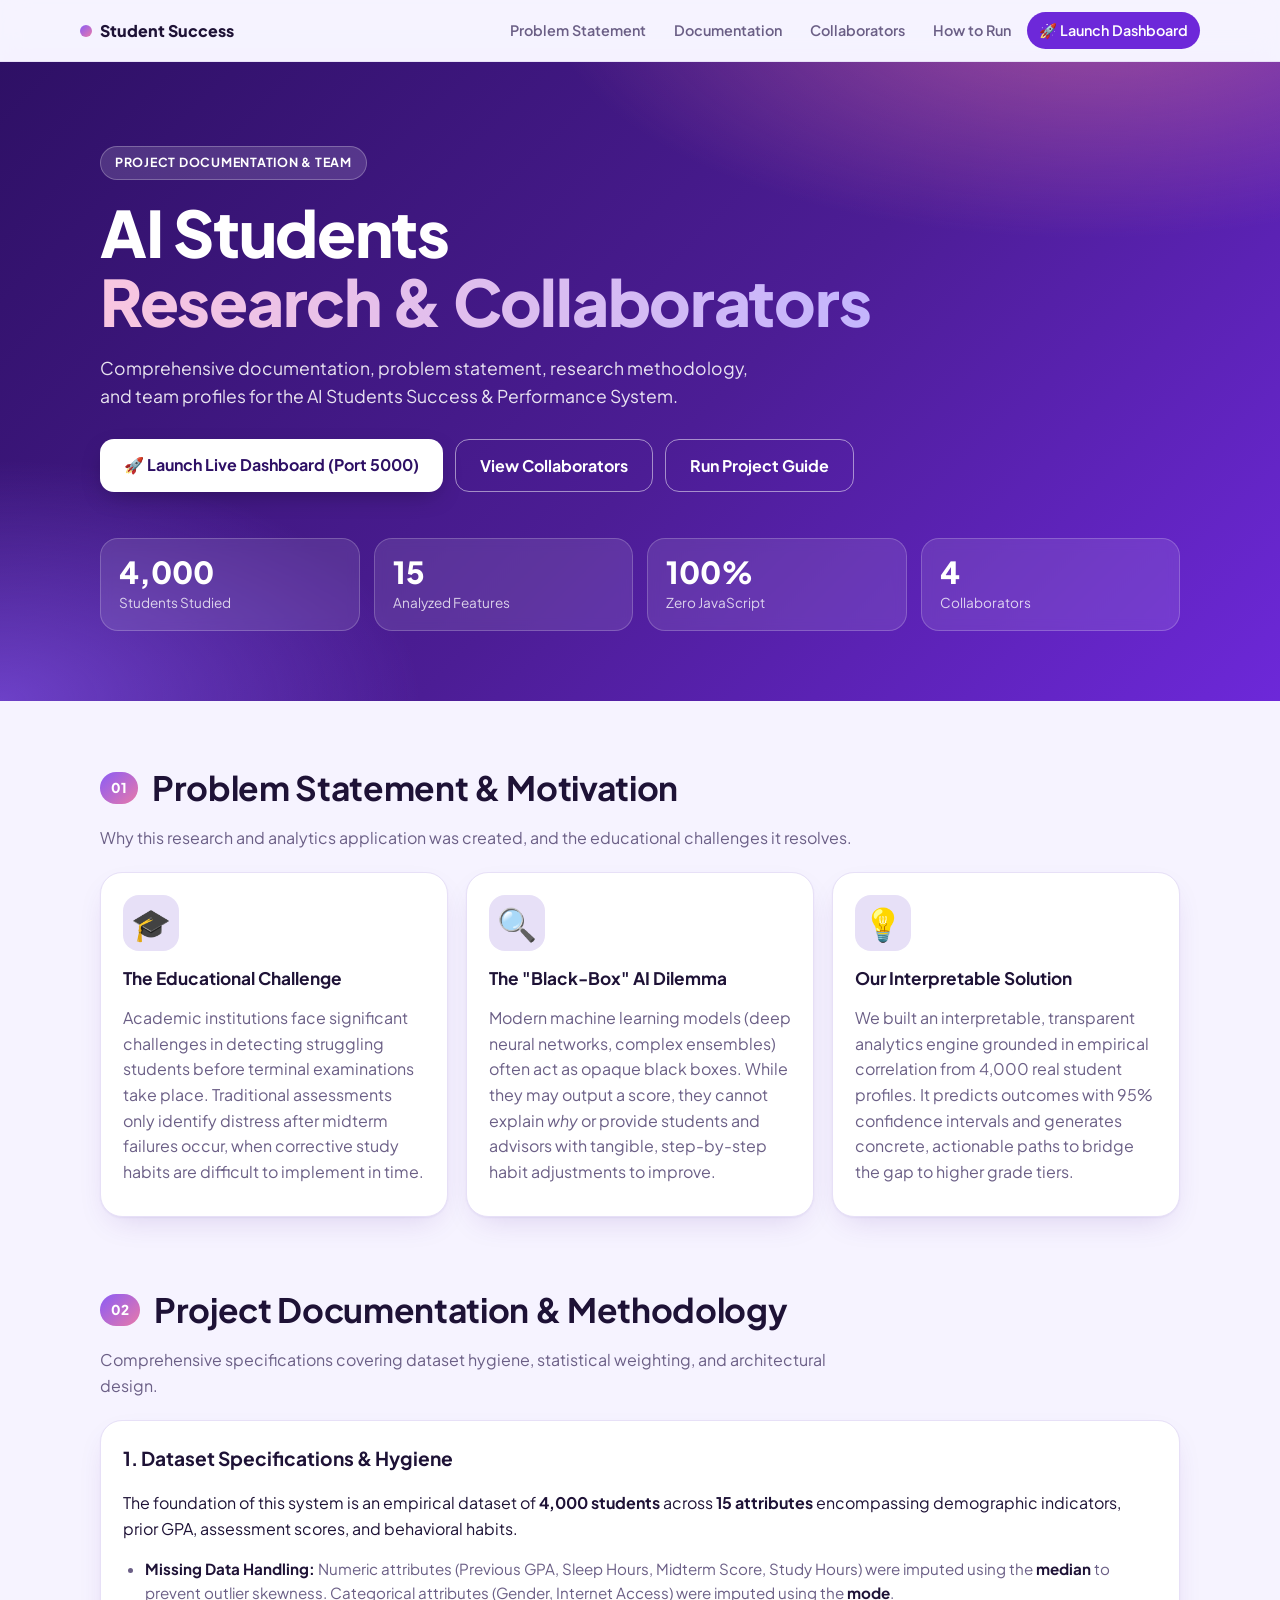
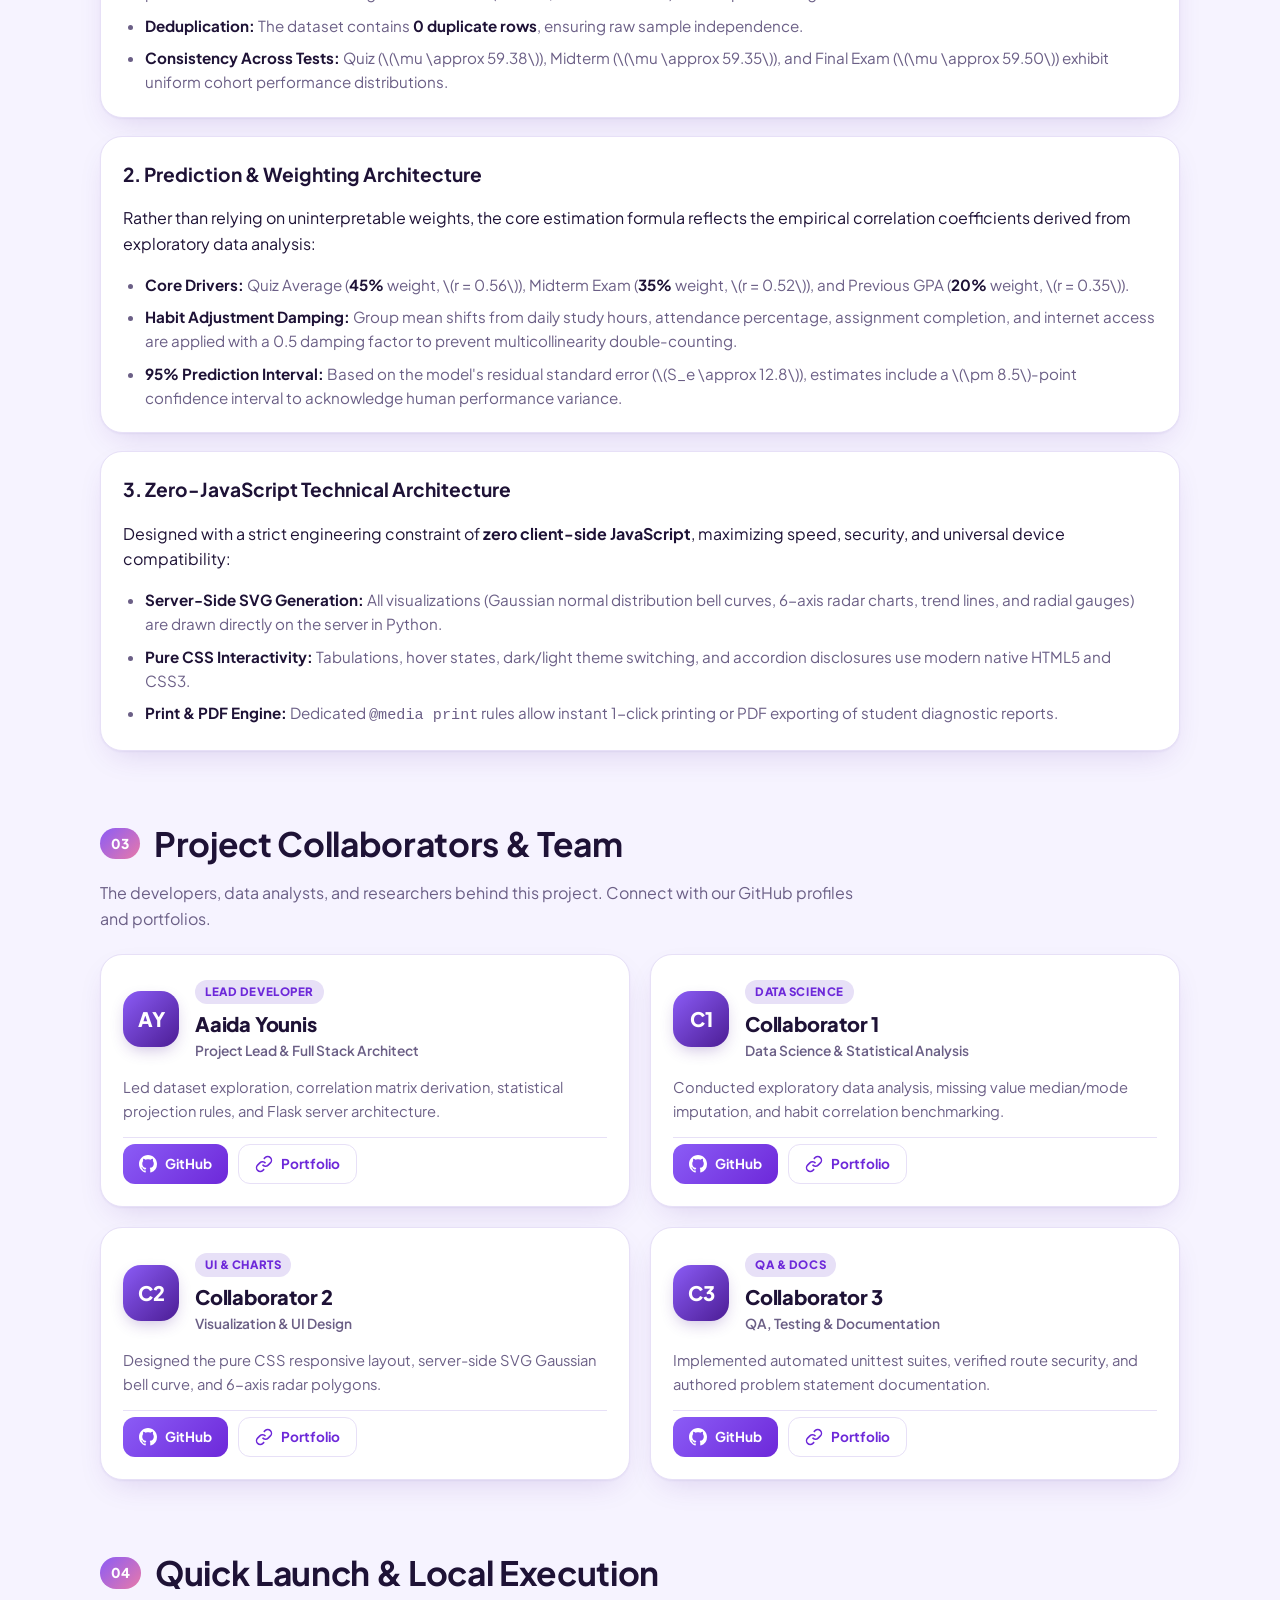
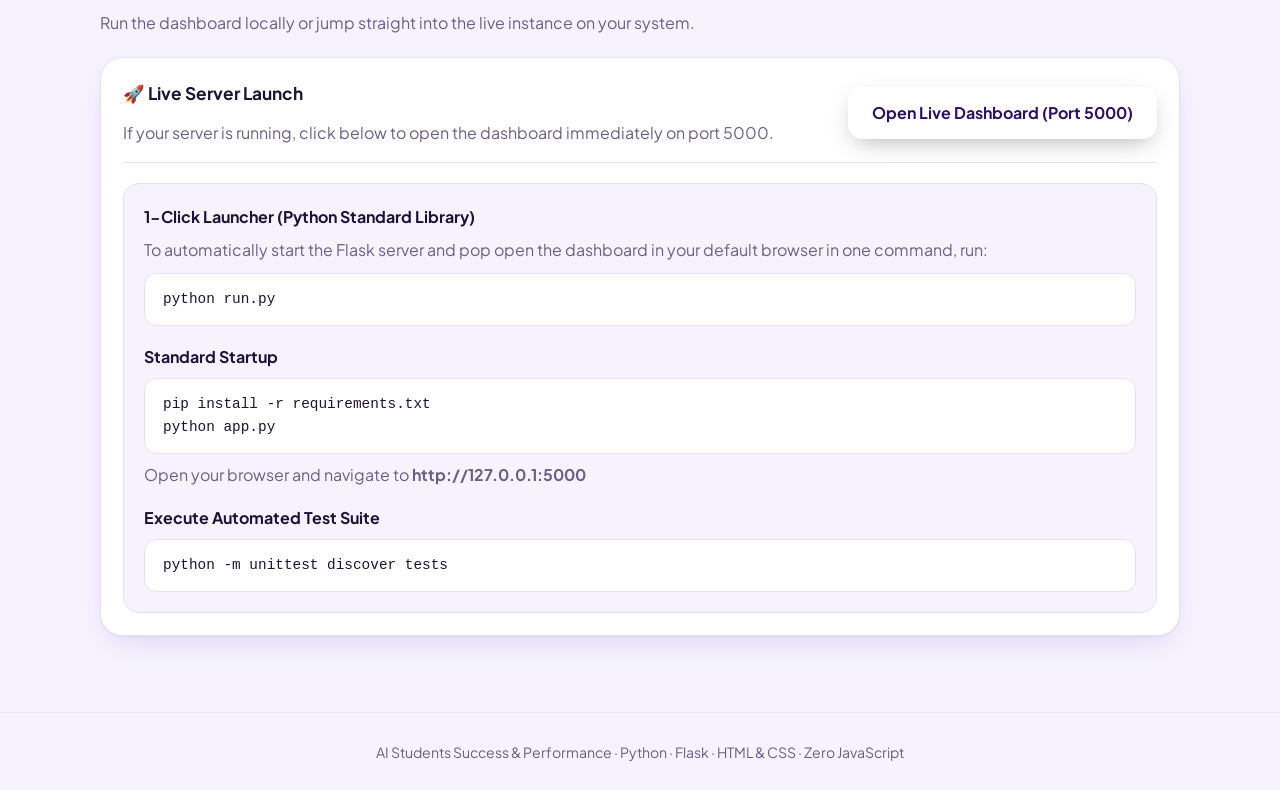
<file: about.html>
<!doctype html>
<html lang="en">
<head>
<meta charset="utf-8">
<meta name="viewport" content="width=device-width, initial-scale=1">
<title>About & Documentation | AI Students Success Dashboard</title>
<link rel="preconnect" href="https://fonts.googleapis.com">
<link rel="stylesheet" href="https://fonts.googleapis.com/css2?family=Plus+Jakarta+Sans:wght@400;500;600;700;800&display=swap">
<link rel="stylesheet" href="static/style.css">
</head>
<body>

<nav class="nav">
  <a class="brand" href="http://127.0.0.1:5000/"><span class="dot"></span>Student Success</a>
  <div class="links">
    <a href="#problem">Problem Statement</a>
    <a href="#docs">Documentation</a>
    <a href="#team">Collaborators</a>
    <a href="#run">How to Run</a>
    <a class="cta" href="http://127.0.0.1:5000/">🚀 Launch Dashboard</a>
  </div>
</nav>

<header class="hero" id="top">
  <div class="wrap">
    <span class="pill">Project Documentation &amp; Team</span>
    <h1>AI Students<br><span class="grad">Research &amp; Collaborators</span></h1>
    <p class="lead">
      Comprehensive documentation, problem statement, research methodology, and team profiles for the AI Students Success &amp; Performance System.
    </p>
    <div class="hero-btns">
      <a class="btn" href="http://127.0.0.1:5000/">🚀 Launch Live Dashboard (Port 5000)</a>
      <a class="btn ghost" href="#team">View Collaborators</a>
      <a class="btn ghost" href="#run">Run Project Guide</a>
    </div>
    <div class="kpis">
      <div class="kpi"><b>4,000</b><span>Students Studied</span></div>
      <div class="kpi"><b>15</b><span>Analyzed Features</span></div>
      <div class="kpi"><b>100%</b><span>Zero JavaScript</span></div>
      <div class="kpi"><b>4</b><span>Collaborators</span></div>
    </div>
  </div>
</header>

<main class="wrap">

  <!-- PROBLEM STATEMENT -->
  <section id="problem">
    <div class="sec-head"><span class="num">01</span><h2>Problem Statement &amp; Motivation</h2></div>
    <p class="sec-sub">Why this research and analytics application was created, and the educational challenges it resolves.</p>

    <div class="grid3">
      <article class="card">
        <div class="doc-icon">🎓</div>
        <h3>The Educational Challenge</h3>
        <p class="muted">Academic institutions face significant challenges in detecting struggling students before terminal examinations take place. Traditional assessments only identify distress after midterm failures occur, when corrective study habits are difficult to implement in time.</p>
      </article>

      <article class="card">
        <div class="doc-icon">🔍</div>
        <h3>The "Black-Box" AI Dilemma</h3>
        <p class="muted">Modern machine learning models (deep neural networks, complex ensembles) often act as opaque black boxes. While they may output a score, they cannot explain <em>why</em> or provide students and advisors with tangible, step-by-step habit adjustments to improve.</p>
      </article>

      <article class="card">
        <div class="doc-icon">💡</div>
        <h3>Our Interpretable Solution</h3>
        <p class="muted">We built an interpretable, transparent analytics engine grounded in empirical correlation from 4,000 real student profiles. It predicts outcomes with 95% confidence intervals and generates concrete, actionable paths to bridge the gap to higher grade tiers.</p>
      </article>
    </div>
  </section>

  <!-- COMPLETE DOCUMENTATION -->
  <section id="docs">
    <div class="sec-head"><span class="num">02</span><h2>Project Documentation &amp; Methodology</h2></div>
    <p class="sec-sub">Comprehensive specifications covering dataset hygiene, statistical weighting, and architectural design.</p>

    <div class="doc-grid">
      <div class="card doc-block">
        <h3>1. Dataset Specifications &amp; Hygiene</h3>
        <p>The foundation of this system is an empirical dataset of <b>4,000 students</b> across <b>15 attributes</b> encompassing demographic indicators, prior GPA, assessment scores, and behavioral habits.</p>
        <ul class="doc-list">
          <li><b>Missing Data Handling:</b> Numeric attributes (Previous GPA, Sleep Hours, Midterm Score, Study Hours) were imputed using the <b>median</b> to prevent outlier skewness. Categorical attributes (Gender, Internet Access) were imputed using the <b>mode</b>.</li>
          <li><b>Deduplication:</b> The dataset contains <b>0 duplicate rows</b>, ensuring raw sample independence.</li>
          <li><b>Consistency Across Tests:</b> Quiz (\(\mu \approx 59.38\)), Midterm (\(\mu \approx 59.35\)), and Final Exam (\(\mu \approx 59.50\)) exhibit uniform cohort performance distributions.</li>
        </ul>
      </div>

      <div class="card doc-block">
        <h3>2. Prediction &amp; Weighting Architecture</h3>
        <p>Rather than relying on uninterpretable weights, the core estimation formula reflects the empirical correlation coefficients derived from exploratory data analysis:</p>
        <ul class="doc-list">
          <li><b>Core Drivers:</b> Quiz Average (<b>45%</b> weight, \(r = 0.56\)), Midterm Exam (<b>35%</b> weight, \(r = 0.52\)), and Previous GPA (<b>20%</b> weight, \(r = 0.35\)).</li>
          <li><b>Habit Adjustment Damping:</b> Group mean shifts from daily study hours, attendance percentage, assignment completion, and internet access are applied with a 0.5 damping factor to prevent multicollinearity double-counting.</li>
          <li><b>95% Prediction Interval:</b> Based on the model's residual standard error (\(S_e \approx 12.8\)), estimates include a \(\pm 8.5\)-point confidence interval to acknowledge human performance variance.</li>
        </ul>
      </div>

      <div class="card doc-block">
        <h3>3. Zero-JavaScript Technical Architecture</h3>
        <p>Designed with a strict engineering constraint of <b>zero client-side JavaScript</b>, maximizing speed, security, and universal device compatibility:</p>
        <ul class="doc-list">
          <li><b>Server-Side SVG Generation:</b> All visualizations (Gaussian normal distribution bell curves, 6-axis radar charts, trend lines, and radial gauges) are drawn directly on the server in Python.</li>
          <li><b>Pure CSS Interactivity:</b> Tabulations, hover states, dark/light theme switching, and accordion disclosures use modern native HTML5 and CSS3.</li>
          <li><b>Print &amp; PDF Engine:</b> Dedicated <code>@media print</code> rules allow instant 1-click printing or PDF exporting of student diagnostic reports.</li>
        </ul>
      </div>
    </div>
  </section>

  <!-- COLLABORATORS CARDS -->
  <section id="team">
    <div class="sec-head"><span class="num">03</span><h2>Project Collaborators &amp; Team</h2></div>
    <p class="sec-sub">The developers, data analysts, and researchers behind this project. Connect with our GitHub profiles and portfolios.</p>

    <div class="team-grid">
      <article class="card team-card">
        <div class="team-header">
          <div class="avatar">AY</div>
          <div>
            <span class="role-badge">Lead Developer</span>
            <h3 class="team-name">Aaida Younis</h3>
            <p class="team-role">Project Lead &amp; Full Stack Architect</p>
          </div>
        </div>
        <p class="team-bio">Led dataset exploration, correlation matrix derivation, statistical projection rules, and Flask server architecture.</p>
        <div class="team-links">
          <a class="team-btn" href="https://github.com/aaidayounis" target="_blank" rel="noopener noreferrer">
            <svg width="18" height="18" viewBox="0 0 24 24" fill="currentColor"><path d="M12 0C5.37 0 0 5.37 0 12c0 5.31 3.435 9.795 8.205 11.385.6.105.825-.255.825-.57 0-.285-.015-1.23-.015-2.235-3.015.555-3.795-.735-4.035-1.41-.135-.345-.72-1.41-1.23-1.695-.42-.225-1.02-.78-.015-.795.945-.015 1.62.87 1.845 1.23 1.08 1.815 2.805 1.305 3.495.99.105-.78.42-1.305.765-1.605-2.67-.3-5.46-1.335-5.46-5.925 0-1.305.465-2.385 1.23-3.225-.12-.3-.54-1.53.12-3.18 0 0 1.005-.315 3.3 1.23.96-.27 1.98-.405 3-.405s2.04.135 3 .405c2.295-1.56 3.3-1.23 3.3-1.23.66 1.65.24 2.88.12 3.18.765.84 1.23 1.905 1.23 3.225 0 4.605-2.805 5.625-5.475 5.925.435.375.81 1.095.81 2.22 0 1.605-.015 2.895-.015 3.3 0 .315.225.69.825.57A12.02 12.02 0 0024 12c0-6.63-5.37-12-12-12z"/></svg>
            GitHub
          </a>
          <a class="team-btn ghost" href="https://github.com/aaidayounis" target="_blank" rel="noopener noreferrer">
            <svg width="18" height="18" viewBox="0 0 24 24" fill="none" stroke="currentColor" stroke-width="2"><path d="M10 13a5 5 0 0 0 7.54.54l3-3a5 5 0 0 0-7.07-7.07l-1.72 1.71"/><path d="M14 11a5 5 0 0 0-7.54-.54l-3 3a5 5 0 0 0 7.07 7.07l1.71-1.71"/></svg>
            Portfolio
          </a>
        </div>
      </article>

      <article class="card team-card">
        <div class="team-header">
          <div class="avatar">C1</div>
          <div>
            <span class="role-badge">Data Science</span>
            <h3 class="team-name">Collaborator 1</h3>
            <p class="team-role">Data Science &amp; Statistical Analysis</p>
          </div>
        </div>
        <p class="team-bio">Conducted exploratory data analysis, missing value median/mode imputation, and habit correlation benchmarking.</p>
        <div class="team-links">
          <a class="team-btn" href="https://github.com/aaidayounis" target="_blank" rel="noopener noreferrer">
            <svg width="18" height="18" viewBox="0 0 24 24" fill="currentColor"><path d="M12 0C5.37 0 0 5.37 0 12c0 5.31 3.435 9.795 8.205 11.385.6.105.825-.255.825-.57 0-.285-.015-1.23-.015-2.235-3.015.555-3.795-.735-4.035-1.41-.135-.345-.72-1.41-1.23-1.695-.42-.225-1.02-.78-.015-.795.945-.015 1.62.87 1.845 1.23 1.08 1.815 2.805 1.305 3.495.99.105-.78.42-1.305.765-1.605-2.67-.3-5.46-1.335-5.46-5.925 0-1.305.465-2.385 1.23-3.225-.12-.3-.54-1.53.12-3.18 0 0 1.005-.315 3.3 1.23.96-.27 1.98-.405 3-.405s2.04.135 3 .405c2.295-1.56 3.3-1.23 3.3-1.23.66 1.65.24 2.88.12 3.18.765.84 1.23 1.905 1.23 3.225 0 4.605-2.805 5.625-5.475 5.925.435.375.81 1.095.81 2.22 0 1.605-.015 2.895-.015 3.3 0 .315.225.69.825.57A12.02 12.02 0 0024 12c0-6.63-5.37-12-12-12z"/></svg>
            GitHub
          </a>
          <a class="team-btn ghost" href="https://github.com/aaidayounis" target="_blank" rel="noopener noreferrer">
            <svg width="18" height="18" viewBox="0 0 24 24" fill="none" stroke="currentColor" stroke-width="2"><path d="M10 13a5 5 0 0 0 7.54.54l3-3a5 5 0 0 0-7.07-7.07l-1.72 1.71"/><path d="M14 11a5 5 0 0 0-7.54-.54l-3 3a5 5 0 0 0 7.07 7.07l1.71-1.71"/></svg>
            Portfolio
          </a>
        </div>
      </article>

      <article class="card team-card">
        <div class="team-header">
          <div class="avatar">C2</div>
          <div>
            <span class="role-badge">UI &amp; Charts</span>
            <h3 class="team-name">Collaborator 2</h3>
            <p class="team-role">Visualization &amp; UI Design</p>
          </div>
        </div>
        <p class="team-bio">Designed the pure CSS responsive layout, server-side SVG Gaussian bell curve, and 6-axis radar polygons.</p>
        <div class="team-links">
          <a class="team-btn" href="https://github.com/aaidayounis" target="_blank" rel="noopener noreferrer">
            <svg width="18" height="18" viewBox="0 0 24 24" fill="currentColor"><path d="M12 0C5.37 0 0 5.37 0 12c0 5.31 3.435 9.795 8.205 11.385.6.105.825-.255.825-.57 0-.285-.015-1.23-.015-2.235-3.015.555-3.795-.735-4.035-1.41-.135-.345-.72-1.41-1.23-1.695-.42-.225-1.02-.78-.015-.795.945-.015 1.62.87 1.845 1.23 1.08 1.815 2.805 1.305 3.495.99.105-.78.42-1.305.765-1.605-2.67-.3-5.46-1.335-5.46-5.925 0-1.305.465-2.385 1.23-3.225-.12-.3-.54-1.53.12-3.18 0 0 1.005-.315 3.3 1.23.96-.27 1.98-.405 3-.405s2.04.135 3 .405c2.295-1.56 3.3-1.23 3.3-1.23.66 1.65.24 2.88.12 3.18.765.84 1.23 1.905 1.23 3.225 0 4.605-2.805 5.625-5.475 5.925.435.375.81 1.095.81 2.22 0 1.605-.015 2.895-.015 3.3 0 .315.225.69.825.57A12.02 12.02 0 0024 12c0-6.63-5.37-12-12-12z"/></svg>
            GitHub
          </a>
          <a class="team-btn ghost" href="https://github.com/aaidayounis" target="_blank" rel="noopener noreferrer">
            <svg width="18" height="18" viewBox="0 0 24 24" fill="none" stroke="currentColor" stroke-width="2"><path d="M10 13a5 5 0 0 0 7.54.54l3-3a5 5 0 0 0-7.07-7.07l-1.72 1.71"/><path d="M14 11a5 5 0 0 0-7.54-.54l-3 3a5 5 0 0 0 7.07 7.07l1.71-1.71"/></svg>
            Portfolio
          </a>
        </div>
      </article>

      <article class="card team-card">
        <div class="team-header">
          <div class="avatar">C3</div>
          <div>
            <span class="role-badge">QA &amp; Docs</span>
            <h3 class="team-name">Collaborator 3</h3>
            <p class="team-role">QA, Testing &amp; Documentation</p>
          </div>
        </div>
        <p class="team-bio">Implemented automated unittest suites, verified route security, and authored problem statement documentation.</p>
        <div class="team-links">
          <a class="team-btn" href="https://github.com/aaidayounis" target="_blank" rel="noopener noreferrer">
            <svg width="18" height="18" viewBox="0 0 24 24" fill="currentColor"><path d="M12 0C5.37 0 0 5.37 0 12c0 5.31 3.435 9.795 8.205 11.385.6.105.825-.255.825-.57 0-.285-.015-1.23-.015-2.235-3.015.555-3.795-.735-4.035-1.41-.135-.345-.72-1.41-1.23-1.695-.42-.225-1.02-.78-.015-.795.945-.015 1.62.87 1.845 1.23 1.08 1.815 2.805 1.305 3.495.99.105-.78.42-1.305.765-1.605-2.67-.3-5.46-1.335-5.46-5.925 0-1.305.465-2.385 1.23-3.225-.12-.3-.54-1.53.12-3.18 0 0 1.005-.315 3.3 1.23.96-.27 1.98-.405 3-.405s2.04.135 3 .405c2.295-1.56 3.3-1.23 3.3-1.23.66 1.65.24 2.88.12 3.18.765.84 1.23 1.905 1.23 3.225 0 4.605-2.805 5.625-5.475 5.925.435.375.81 1.095.81 2.22 0 1.605-.015 2.895-.015 3.3 0 .315.225.69.825.57A12.02 12.02 0 0024 12c0-6.63-5.37-12-12-12z"/></svg>
            GitHub
          </a>
          <a class="team-btn ghost" href="https://github.com/aaidayounis" target="_blank" rel="noopener noreferrer">
            <svg width="18" height="18" viewBox="0 0 24 24" fill="none" stroke="currentColor" stroke-width="2"><path d="M10 13a5 5 0 0 0 7.54.54l3-3a5 5 0 0 0-7.07-7.07l-1.72 1.71"/><path d="M14 11a5 5 0 0 0-7.54-.54l-3 3a5 5 0 0 0 7.07 7.07l1.71-1.71"/></svg>
            Portfolio
          </a>
        </div>
      </article>
    </div>
  </section>

  <!-- HOW TO RUN & AUTOMATIC LAUNCH -->
  <section id="run">
    <div class="sec-head"><span class="num">04</span><h2>Quick Launch &amp; Local Execution</h2></div>
    <p class="sec-sub">Run the dashboard locally or jump straight into the live instance on your system.</p>

    <div class="card run-card">
      <div class="run-header">
        <div>
          <h3>🚀 Live Server Launch</h3>
          <p class="muted" style="margin-bottom:0">If your server is running, click below to open the dashboard immediately on port 5000.</p>
        </div>
        <a class="btn" href="http://127.0.0.1:5000/" style="flex:none">Open Live Dashboard (Port 5000)</a>
      </div>

      <div class="run-box">
        <h4>1-Click Launcher (Python Standard Library)</h4>
        <p class="muted">To automatically start the Flask server and pop open the dashboard in your default browser in one command, run:</p>
        <pre class="code-block"><code>python run.py</code></pre>

        <h4 style="margin-top:18px">Standard Startup</h4>
        <pre class="code-block"><code>pip install -r requirements.txt
python app.py</code></pre>
        <p class="muted" style="margin-top:8px">Open your browser and navigate to <b>http://127.0.0.1:5000</b></p>

        <h4 style="margin-top:18px">Execute Automated Test Suite</h4>
        <pre class="code-block"><code>python -m unittest discover tests</code></pre>
      </div>
    </div>
  </section>

</main>

<footer>
  <div class="wrap">AI Students Success &amp; Performance &middot; Python &middot; Flask &middot; HTML &amp; CSS &middot; Zero JavaScript</div>
</footer>

</body>
</html>
</file>
<file: static/style.css>
:root{
  --bg:#f6f3ff; --bg2:#fff; --ink:#1e1236; --muted:#6b5f86; --line:#e7e0f7;
  --p1:#4c1d95; --p2:#6d28d9; --p3:#8b5cf6; --p4:#c4b5fd; --pink:#e879a9;
  --card:#ffffff; --shadow:0 1px 2px rgba(76,29,149,.06),0 12px 32px -12px rgba(76,29,149,.18);
  --grid:#ece7f8; --good:#16a34a; --bad:#e11d48;
}
@media (prefers-color-scheme:dark){
  :root{--bg:#120a24; --bg2:#1a1030; --ink:#f1ebff; --muted:#a99cc8; --line:#2d2050; --card:#1c1236;
    --grid:#2b1f4a; --shadow:0 1px 2px rgba(0,0,0,.3),0 12px 32px -12px rgba(0,0,0,.5);}
}
*{box-sizing:border-box}
html{scroll-behavior:smooth;scroll-padding-top:76px}
body{margin:0;background:var(--bg);color:var(--ink);font-family:"Plus Jakarta Sans",system-ui,-apple-system,"Segoe UI",sans-serif;line-height:1.6;-webkit-font-smoothing:antialiased}
.wrap{max-width:1120px;margin:0 auto;padding:0 20px}
a{color:inherit}

/* nav */
.nav{position:sticky;top:0;z-index:20;display:flex;justify-content:space-between;align-items:center;gap:12px;padding:12px max(20px,calc((100vw - 1120px)/2));
  background:color-mix(in srgb,var(--bg) 82%,transparent);backdrop-filter:blur(14px);border-bottom:1px solid var(--line)}
.brand{font-weight:800;text-decoration:none;display:flex;align-items:center;gap:8px}
.dot{width:12px;height:12px;border-radius:50%;background:linear-gradient(135deg,var(--p3),var(--pink))}
.links{display:flex;gap:4px;align-items:center;flex-wrap:wrap}
.links a{text-decoration:none;font-size:.9rem;font-weight:600;color:var(--muted);padding:7px 12px;border-radius:99px}
.links a:hover{color:var(--ink);background:var(--line)}
.links a.cta{background:var(--p2);color:#fff}
.links a.cta:hover{background:var(--p1)}
@media(max-width:720px){.links a:not(.cta){display:none}}

/* hero */
.hero{color:#fff;padding:84px 0 70px;position:relative;overflow:hidden;
  background:radial-gradient(900px 400px at 85% -10%,rgba(232,121,169,.55),transparent 60%),
             radial-gradient(700px 400px at 0% 100%,rgba(139,92,246,.6),transparent 60%),
             linear-gradient(135deg,#2e1065,#4c1d95 55%,#6d28d9)}
.pill{display:inline-block;font-size:.78rem;font-weight:700;letter-spacing:.06em;text-transform:uppercase;padding:6px 14px;border-radius:99px;background:rgba(255,255,255,.14);border:1px solid rgba(255,255,255,.25)}
.pill.soft{background:var(--line);color:var(--p2);border:0}
.hero h1{font-size:clamp(2.2rem,6vw,4rem);line-height:1.08;margin:18px 0 18px;font-weight:800;letter-spacing:-.02em}
.grad{background:linear-gradient(90deg,#f9c6e0,#c4b5fd);-webkit-background-clip:text;background-clip:text;color:transparent}
.lead{max-width:680px;font-size:1.1rem;color:rgba(255,255,255,.88);margin:0 0 28px}
.hero-btns{display:flex;gap:12px;flex-wrap:wrap}
.btn{display:inline-block;border:0;cursor:pointer;font:inherit;font-weight:700;text-decoration:none;color:#2e1065;background:#fff;padding:13px 24px;border-radius:14px;box-shadow:0 8px 24px -8px rgba(0,0,0,.35);transition:transform .15s}
.btn:hover{transform:translateY(-2px)}
.btn.ghost{background:transparent;color:#fff;border:1.5px solid rgba(255,255,255,.5);box-shadow:none}
.btn.ghost.dark{color:var(--p2);border-color:var(--p4)}
.form .btn:not(.ghost){background:linear-gradient(135deg,var(--p3),var(--p2));color:#fff}
.kpis{display:grid;grid-template-columns:repeat(4,1fr);gap:14px;margin-top:46px}
.kpi{background:rgba(255,255,255,.1);border:1px solid rgba(255,255,255,.2);border-radius:18px;padding:16px 18px;backdrop-filter:blur(6px)}
.kpi b{display:block;font-size:1.9rem;font-weight:800;line-height:1.1}
.kpi span{font-size:.85rem;color:rgba(255,255,255,.78)}
@media(max-width:720px){.kpis{grid-template-columns:repeat(2,1fr)}}

/* sections */
section{padding:60px 0 6px}
.sec-head{display:flex;align-items:center;gap:14px;margin-bottom:10px}
.num{font-weight:800;font-size:.85rem;color:#fff;background:linear-gradient(135deg,var(--p3),var(--pink));padding:5px 11px;border-radius:99px}
h2{margin:0;font-size:clamp(1.5rem,3.5vw,2.1rem);letter-spacing:-.01em}
.sec-sub{max-width:760px;color:var(--muted);margin:0 0 22px}
h3{margin:0 0 12px;font-size:1.08rem}
h4{margin:0 0 8px}
.card{background:var(--card);border:1px solid var(--line);border-radius:22px;padding:22px;box-shadow:var(--shadow)}
.grid2{display:grid;grid-template-columns:repeat(2,1fr);gap:20px;margin-bottom:20px}
.grid2.tight{margin-bottom:0}
.grid3{display:grid;grid-template-columns:repeat(3,1fr);gap:18px}
@media(max-width:860px){.grid2,.grid3{grid-template-columns:1fr}}
.insight{margin:14px 0 0;padding:12px 14px;border-radius:14px;background:var(--bg);border-left:4px solid var(--p3);font-size:.93rem;color:var(--muted)}
.insight b{color:var(--ink)}
.muted{color:var(--muted);margin:0 0 10px}

/* charts */
.chart{width:100%;height:auto;display:block}
.chart .grid{stroke:var(--grid);stroke-width:1}
.chart .tick,.chart .xlab,.chart .axis{fill:var(--muted);font-size:13px;font-family:inherit}
.chart .xlab{font-size:14px;font-weight:600}
.chart .axis{font-size:13.5px;font-weight:600}
.chart .val{fill:var(--ink);font-size:14.5px;font-weight:700;font-family:inherit}
.chart .bar{transition:opacity .15s}
.chart:hover .bar{opacity:.55}
.chart .bar:hover{opacity:1}
.legend{display:flex;gap:8px;align-items:center;font-size:.85rem;color:var(--muted);margin-top:10px;flex-wrap:wrap}
.legend i{display:inline-block;width:14px;height:14px;border-radius:5px;margin-left:10px}
.legend i:first-child{margin-left:0}
.legend i.tick{width:4px;height:16px;border-radius:2px;background:var(--ink)}

/* heatmap */
.heat-card{margin-top:0}
.heat-scroll{overflow-x:auto}
.heat{border-collapse:separate;border-spacing:4px;width:100%;min-width:640px;font-size:.88rem}
.heat th{font-weight:600;color:var(--muted);font-size:.78rem;padding:6px 4px}
.heat tbody th{text-align:right;white-space:nowrap;padding-right:10px}
.heat td{text-align:center;font-weight:700;padding:14px 4px;border-radius:10px}

/* findings */
.find{background:var(--card);border:1px solid var(--line);border-radius:20px;padding:20px;box-shadow:var(--shadow)}
.find p{margin:0;color:var(--muted);font-size:.93rem}
.ic{display:inline-grid;place-items:center;width:34px;height:34px;border-radius:11px;font-weight:800;color:#fff;background:linear-gradient(135deg,var(--p3),var(--p2));margin-bottom:10px}

/* analyzer */
.analyzer{display:grid;grid-template-columns:minmax(0,5fr) minmax(0,6fr);gap:22px;align-items:start}
@media(max-width:980px){.analyzer{grid-template-columns:1fr}}
.form{position:sticky;top:84px}
@media(max-width:980px){.form{position:static}}
.fields{display:grid;grid-template-columns:1fr 1fr;gap:14px}
@media(max-width:520px){.fields{grid-template-columns:1fr}}
.field{display:flex;flex-direction:column;gap:6px}
.fl{font-size:.85rem;font-weight:700}
.fl em{font-style:normal;color:var(--muted);font-weight:500}
.field input{font:inherit;color:var(--ink);background:var(--bg);border:1.5px solid var(--line);border-radius:12px;padding:11px 12px;width:100%;transition:border .15s,box-shadow .15s}
.field input::placeholder{color:var(--muted);opacity:.6;font-size:.82rem}
.field input:focus{outline:0;border-color:var(--p3);box-shadow:0 0 0 4px rgba(139,92,246,.18)}
.field.bad input{border-color:var(--bad)}
.err{color:var(--bad);font-weight:600}
.seg{border:0;padding:0;margin:18px 0 0;display:flex;gap:10px;align-items:center;flex-wrap:wrap}
.seg legend{float:left;font-size:.85rem;font-weight:700;margin-right:6px;padding:0}
.seg label{cursor:pointer}
.seg input{position:absolute;opacity:0}
.seg span{display:inline-block;padding:8px 20px;border-radius:99px;border:1.5px solid var(--line);font-weight:700;font-size:.9rem;background:var(--bg)}
.seg input:checked+span{background:var(--p2);border-color:var(--p2);color:#fff}
.seg input:focus-visible+span{box-shadow:0 0 0 4px rgba(139,92,246,.3)}
.form-btns{display:flex;gap:10px;margin-top:22px;flex-wrap:wrap}
.result{display:grid;gap:20px}
.res-top{display:flex;gap:22px;align-items:center;flex-wrap:wrap}
.ring{width:170px;height:170px;flex:none}
.ring-bg{fill:none;stroke:var(--line);stroke-width:16}
.ring-num{font-size:46px;font-weight:800;fill:var(--ink);font-family:inherit}
.ring-sub{font-size:12px;fill:var(--muted);font-family:inherit}
.grade{font-size:1.6rem;margin:10px 0 2px}
.grade b{color:var(--p2)}
.verdict{margin:0 0 8px;font-weight:600}
.cmp{display:grid;gap:14px}
.cmp-row{display:grid;grid-template-columns:150px 1fr 120px;gap:12px;align-items:center}
@media(max-width:600px){.cmp-row{grid-template-columns:1fr}}
.cmp-name{font-weight:700;font-size:.9rem;line-height:1.25}
.cmp-name span{display:block;font-size:.74rem;font-weight:700}
.up{color:var(--good)}.down{color:var(--bad)}.mid{color:var(--muted)}
.track{position:relative;height:12px;border-radius:99px;background:var(--line)}
.track .you{position:absolute;inset:0 auto 0 0;border-radius:99px;background:linear-gradient(90deg,var(--p4),var(--p2))}
.track .avg{position:absolute;top:-5px;width:4px;height:22px;border-radius:2px;background:var(--ink);transform:translateX(-2px)}
.cmp-val{font-weight:700;font-size:.9rem}
.cmp-val small{display:block;font-weight:500;color:var(--muted)}
.mini ul{margin:0;padding-left:18px}
.mini.good{border-top:4px solid var(--good)}
.mini.warn{border-top:4px solid var(--bad)}
.tips{margin:0;padding-left:20px;display:grid;gap:10px}
.tips li::marker{color:var(--p3);font-weight:800}
.empty{text-align:center;padding:48px 24px}
.empty-ic{font-size:2.4rem;width:72px;height:72px;line-height:72px;margin:0 auto 12px;border-radius:50%;background:var(--line);color:var(--p2)}

footer{margin-top:70px;padding:28px 0;border-top:1px solid var(--line);color:var(--muted);text-align:center;font-size:.88rem}

/* presets bar */
.presets-bar{display:flex;align-items:center;gap:12px;margin:0 0 20px;flex-wrap:wrap;padding:12px 18px;background:var(--card);border:1px solid var(--line);border-radius:18px}
.presets-label{font-size:.85rem;font-weight:800;color:var(--p2);text-transform:uppercase;letter-spacing:.04em}
.presets-list{display:flex;gap:8px;align-items:center;flex-wrap:wrap}
.preset-pill{text-decoration:none;font-size:.85rem;font-weight:700;color:var(--muted);padding:6px 14px;border-radius:99px;border:1.5px solid var(--line);background:var(--bg);transition:all .15s}
.preset-pill:hover{color:var(--ink);border-color:var(--p3);background:var(--card)}
.preset-pill.active{color:#fff;background:var(--p2);border-color:var(--p2)}

/* ci badge */
.res-meta{display:flex;flex-direction:column;gap:4px}
.ci-badge{margin-top:6px;display:inline-flex;align-items:center;gap:8px;padding:6px 14px;background:var(--bg);border:1px solid var(--line);border-radius:99px;font-size:.84rem;width:fit-content;flex-wrap:wrap}
.ci-tag{font-weight:700;color:var(--muted);font-size:.76rem;text-transform:uppercase}
.ci-badge b{color:var(--p2);font-weight:800}
.ci-badge small{color:var(--muted)}

/* target grade card */
.target-card{border-left:5px solid var(--p2);background:linear-gradient(180deg,var(--card),var(--bg))}
.target-head{display:flex;align-items:center;gap:10px;margin-bottom:8px}
.target-tag{font-size:.75rem;font-weight:800;text-transform:uppercase;padding:4px 10px;border-radius:99px;background:var(--p2);color:#fff}
.target-card h3{margin:0;font-size:1.15rem}
.target-desc{color:var(--muted);font-size:.92rem;margin:0 0 12px}
.target-desc b{color:var(--ink)}
.target-actions{margin:0;padding-left:20px;display:grid;gap:8px;font-size:.92rem}
.target-actions li::marker{color:var(--p2);font-weight:800}

/* action buttons */
.action-bar{display:flex;gap:12px;margin-top:10px;flex-wrap:wrap}

/* methodology FAQ accordion */
.faq-accordion{display:grid;gap:12px;margin-top:16px}
.faq-item{padding:16px 22px;cursor:pointer;border-radius:18px}
.faq-item summary{font-weight:700;font-size:1.02rem;color:var(--ink);outline:0;list-style-position:inside}
.faq-item summary::-webkit-details-marker{color:var(--p3)}
.faq-body{padding-top:12px;color:var(--muted);font-size:.94rem;line-height:1.65;border-top:1px solid var(--line);margin-top:12px}
.faq-body p{margin:0}

/* Documentation & Problem Statement */
.doc-icon{font-size:2rem;width:56px;height:56px;display:inline-grid;place-items:center;border-radius:16px;background:var(--line);margin-bottom:14px}
.doc-grid{display:grid;gap:18px}
.doc-block h3{font-size:1.2rem;margin-bottom:10px;color:var(--ink)}
.doc-list{margin:12px 0 0;padding-left:22px;display:grid;gap:8px;color:var(--muted);font-size:.95rem}
.doc-list li b{color:var(--ink)}

/* Collaborator / Team Cards */
.team-grid{display:grid;grid-template-columns:repeat(2,1fr);gap:20px}
@media(max-width:760px){.team-grid{grid-template-columns:1fr}}
.team-card{display:flex;flex-direction:column;gap:14px;transition:transform .15s,box-shadow .15s}
.team-card:hover{transform:translateY(-2px);box-shadow:0 12px 32px -8px rgba(76,29,149,.2)}
.team-header{display:flex;align-items:center;gap:16px}
.avatar{width:56px;height:56px;border-radius:18px;background:linear-gradient(135deg,var(--p3),var(--p1));color:#fff;font-weight:800;font-size:1.25rem;display:grid;place-items:center;flex:none;box-shadow:0 6px 16px -4px rgba(76,29,149,.3)}
.role-badge{display:inline-block;font-size:.72rem;font-weight:800;text-transform:uppercase;letter-spacing:.05em;padding:3px 10px;border-radius:99px;background:var(--line);color:var(--p2);margin-bottom:4px}
.team-name{margin:0;font-size:1.25rem;font-weight:800;letter-spacing:-.01em}
.team-role{margin:0;font-size:.86rem;font-weight:600;color:var(--muted)}
.team-bio{margin:0;font-size:.92rem;color:var(--muted);line-height:1.6;flex-grow:1}
.team-links{display:flex;gap:10px;flex-wrap:wrap;padding-top:6px;border-top:1px solid var(--line)}
.team-btn{display:inline-flex;align-items:center;gap:8px;padding:8px 16px;border-radius:12px;font-size:.85rem;font-weight:700;text-decoration:none;color:#fff;background:linear-gradient(135deg,var(--p3),var(--p2));transition:opacity .15s}
.team-btn:hover{opacity:.9}
.team-btn.ghost{background:transparent;color:var(--p2);border:1.5px solid var(--line)}
.team-btn.ghost:hover{background:var(--line)}

/* Quick Launch & Execution */
.run-card{display:grid;gap:20px}
.run-header{display:flex;justify-content:space-between;align-items:center;gap:20px;flex-wrap:wrap;padding-bottom:16px;border-bottom:1px solid var(--line)}
.run-box{background:var(--bg);border:1px solid var(--line);border-radius:16px;padding:20px}
.run-box h4{margin:0 0 8px;font-size:1rem;color:var(--ink)}
.code-block{background:var(--card);border:1px solid var(--line);border-radius:12px;padding:14px 18px;margin:8px 0 0;font-family:Consolas,monaco,monospace;font-size:.9rem;overflow-x:auto;color:var(--ink)}

/* print styles */
@media print{
  nav, .hero, .hero-btns, .form, .presets-bar, .action-bar, footer, .no-print{display:none !important}
  body{background:#fff !important;color:#000 !important;font-size:12pt}
  .wrap{max-width:100% !important;padding:0 !important;margin:0 !important}
  section{padding:10px 0 !important}
  .card{box-shadow:none !important;border:1px solid #ccc !important;break-inside:avoid;page-break-inside:avoid;margin-bottom:12px !important;padding:14px !important}
  .analyzer{display:block !important}
  .result{display:block !important}
  .grid2{grid-template-columns:1fr 1fr !important;gap:12px !important}
  h1, h2, h3, h4{color:#000 !important}
  .chart{max-height:220px !important}
  a{text-decoration:none !important;color:#000 !important}
}
</file>
